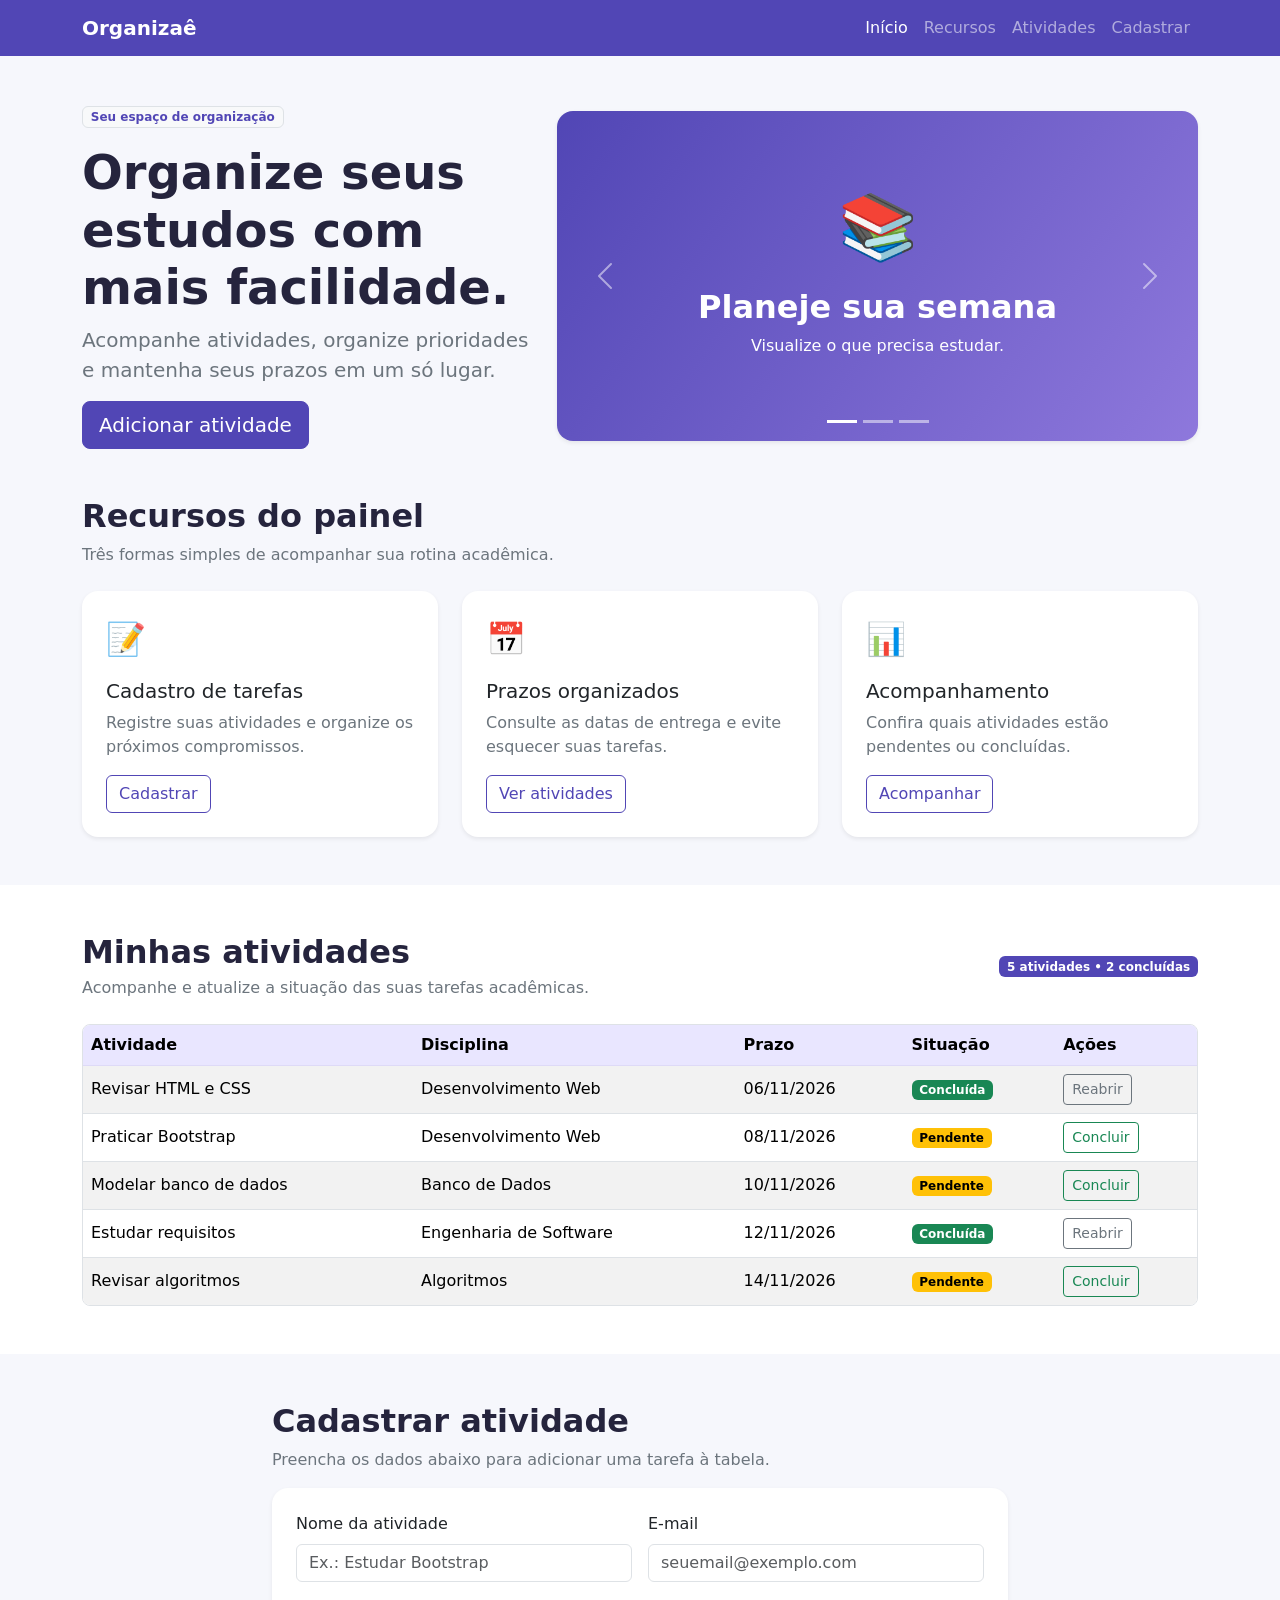
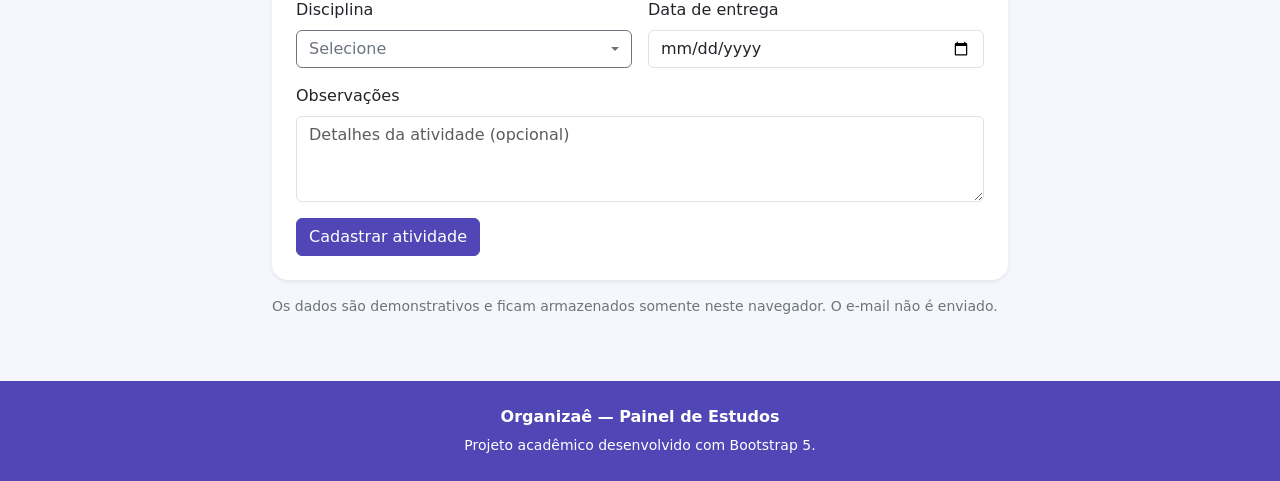
<file: index.html>
<!doctype html>
<html lang="pt-BR">
<head>
    <meta charset="utf-8">
    <meta name="viewport" content="width=device-width, initial-scale=1">

    <meta name="description"
          content="Organizaê: painel acadêmico responsivo feito com Bootstrap 5.">

    <title>Organizaê | Painel de Estudos</title>

    <link
        href="https://cdn.jsdelivr.net/npm/bootstrap@5.3.3/dist/css/bootstrap.min.css"
        rel="stylesheet"
    >

    <link rel="stylesheet" href="estilos.css">
</head>

<body>

    <header>
        <nav class="navbar navbar-expand-lg navbar-dark bg-primary"
             aria-label="Navegação principal">

            <div class="container">
                <a class="navbar-brand fw-bold" href="#inicio">
                    Organizaê
                </a>

                <button
                    class="navbar-toggler"
                    type="button"
                    data-bs-toggle="collapse"
                    data-bs-target="#menuPrincipal"
                    aria-controls="menuPrincipal"
                    aria-expanded="false"
                    aria-label="Abrir menu de navegação"
                >
                    <span class="navbar-toggler-icon"></span>
                </button>

                <div class="collapse navbar-collapse" id="menuPrincipal">
                    <ul class="navbar-nav ms-auto">
                        <li class="nav-item">
                            <a class="nav-link active" href="#inicio">Início</a>
                        </li>
                        <li class="nav-item">
                            <a class="nav-link" href="#recursos">Recursos</a>
                        </li>
                        <li class="nav-item">
                            <a class="nav-link" href="#atividades">Atividades</a>
                        </li>
                        <li class="nav-item">
                            <a class="nav-link" href="#cadastro">Cadastrar</a>
                        </li>
                    </ul>
                </div>
            </div>
        </nav>
    </header>

    <main id="inicio">

        <section class="container py-5" aria-labelledby="tituloPrincipal">
            <div class="row align-items-center g-4">

                <div class="col-lg-5">
                    <span class="badge text-bg-light border text-primary mb-3">
                        Seu espaço de organização
                    </span>

                    <h1 class="display-5 fw-bold" id="tituloPrincipal">
                        Organize seus estudos com mais facilidade.
                    </h1>

                    <p class="lead text-secondary">
                        Acompanhe atividades, organize prioridades e
                        mantenha seus prazos em um só lugar.
                    </p>

                    <a class="btn btn-primary btn-lg" href="#cadastro">
                        Adicionar atividade
                    </a>
                </div>

                <div class="col-lg-7">
                    <div
                        id="carrosselDestaques"
                        class="carousel slide shadow-sm rounded-4 overflow-hidden"
                        aria-label="Destaques do Organizaê"
                    >

                        <div class="carousel-indicators">
                            <button
                                type="button"
                                data-bs-target="#carrosselDestaques"
                                data-bs-slide-to="0"
                                class="active"
                                aria-current="true"
                                aria-label="Slide 1"
                            ></button>

                            <button
                                type="button"
                                data-bs-target="#carrosselDestaques"
                                data-bs-slide-to="1"
                                aria-label="Slide 2"
                            ></button>

                            <button
                                type="button"
                                data-bs-target="#carrosselDestaques"
                                data-bs-slide-to="2"
                                aria-label="Slide 3"
                            ></button>
                        </div>

                        <div class="carousel-inner">

                            <div class="carousel-item active">
                                <div class="painel-destaque destaque-um">
                                    <div class="icone-destaque" aria-hidden="true">📚</div>
                                    <h2>Planeje sua semana</h2>
                                    <p>Visualize o que precisa estudar.</p>
                                </div>
                            </div>

                            <div class="carousel-item">
                                <div class="painel-destaque destaque-dois">
                                    <div class="icone-destaque" aria-hidden="true">🎯</div>
                                    <h2>Defina prioridades</h2>
                                    <p>Concentre-se nas atividades importantes.</p>
                                </div>
                            </div>

                            <div class="carousel-item">
                                <div class="painel-destaque destaque-tres">
                                    <div class="icone-destaque" aria-hidden="true">✅</div>
                                    <h2>Acompanhe suas entregas</h2>
                                    <p>Veja o que já foi concluído.</p>
                                </div>
                            </div>

                        </div>

                        <button
                            class="carousel-control-prev"
                            type="button"
                            data-bs-target="#carrosselDestaques"
                            data-bs-slide="prev"
                        >
                            <span class="carousel-control-prev-icon"
                                  aria-hidden="true"></span>
                            <span class="visually-hidden">Anterior</span>
                        </button>

                        <button
                            class="carousel-control-next"
                            type="button"
                            data-bs-target="#carrosselDestaques"
                            data-bs-slide="next"
                        >
                            <span class="carousel-control-next-icon"
                                  aria-hidden="true"></span>
                            <span class="visually-hidden">Próximo</span>
                        </button>

                    </div>
                </div>

            </div>
        </section>

        <section class="container pb-5"
                 id="recursos"
                 aria-labelledby="tituloRecursos">

            <h2 class="fw-bold mb-2" id="tituloRecursos">
                Recursos do painel
            </h2>

            <p class="text-secondary mb-4">
                Três formas simples de acompanhar sua rotina acadêmica.
            </p>

            <div class="row row-cols-1 row-cols-md-3 g-4">

                <div class="col">
                    <article class="card h-100 border-0 shadow-sm">
                        <div class="card-body p-4">
                            <div class="icone-cartao" aria-hidden="true">📝</div>
                            <h3 class="h5 card-title">Cadastro de tarefas</h3>
                            <p class="card-text text-secondary">
                                Registre suas atividades e organize os próximos compromissos.
                            </p>
                            <a href="#cadastro" class="btn btn-outline-primary">
                                Cadastrar
                            </a>
                        </div>
                    </article>
                </div>

                <div class="col">
                    <article class="card h-100 border-0 shadow-sm">
                        <div class="card-body p-4">
                            <div class="icone-cartao" aria-hidden="true">📅</div>
                            <h3 class="h5 card-title">Prazos organizados</h3>
                            <p class="card-text text-secondary">
                                Consulte as datas de entrega e evite esquecer suas tarefas.
                            </p>
                            <a href="#atividades" class="btn btn-outline-primary">
                                Ver atividades
                            </a>
                        </div>
                    </article>
                </div>

                <div class="col">
                    <article class="card h-100 border-0 shadow-sm">
                        <div class="card-body p-4">
                            <div class="icone-cartao" aria-hidden="true">📊</div>
                            <h3 class="h5 card-title">Acompanhamento</h3>
                            <p class="card-text text-secondary">
                                Confira quais atividades estão pendentes ou concluídas.
                            </p>
                            <a href="#atividades" class="btn btn-outline-primary">
                                Acompanhar
                            </a>
                        </div>
                    </article>
                </div>

            </div>
        </section>

        <section class="bg-white py-5"
                 id="atividades"
                 aria-labelledby="tituloAtividades">

            <div class="container">

                <div class="d-flex flex-wrap justify-content-between align-items-center gap-2 mb-4">
                    <div>
                        <h2 class="fw-bold mb-1" id="tituloAtividades">
                            Minhas atividades
                        </h2>
                        <p class="text-secondary mb-0">
                            Acompanhe e atualize a situação das suas tarefas acadêmicas.
                        </p>
                    </div>

                    <span class="badge text-bg-primary"
                          id="contadorAtividades"
                          aria-live="polite">
                        5 atividades
                    </span>
                </div>

                <div class="table-responsive rounded-3 border">
                    <table class="table table-striped table-hover align-middle mb-0">

                        <caption class="visually-hidden">
                            Lista de atividades com disciplina, prazo, situação e ações
                        </caption>

                        <thead class="table-primary">
                            <tr>
                                <th scope="col">Atividade</th>
                                <th scope="col">Disciplina</th>
                                <th scope="col">Prazo</th>
                                <th scope="col">Situação</th>
                                <th scope="col">Ações</th>
                            </tr>
                        </thead>

                        <tbody id="corpoTabela"></tbody>

                    </table>
                </div>

            </div>
        </section>

        <section class="container py-5"
                 id="cadastro"
                 aria-labelledby="tituloCadastro">

            <div class="row justify-content-center">
                <div class="col-lg-8">

                    <h2 class="fw-bold mb-2" id="tituloCadastro">
                        Cadastrar atividade
                    </h2>

                    <p class="text-secondary">
                        Preencha os dados abaixo para adicionar uma tarefa à tabela.
                    </p>

                    <form
                        id="formAtividade"
                        class="card border-0 shadow-sm p-4 formulario-atividade"
                        novalidate
                    >

                        <div class="row g-3">

                            <div class="col-md-6">
                                <label for="nomeAtividade" class="form-label">
                                    Nome da atividade
                                </label>

                                <input
                                    id="nomeAtividade"
                                    class="form-control"
                                    type="text"
                                    minlength="3"
                                    maxlength="80"
                                    placeholder="Ex.: Estudar Bootstrap"
                                    required
                                >

                                <div class="invalid-feedback">
                                    Informe uma atividade com pelo menos 3 caracteres.
                                </div>
                            </div>

                            <div class="col-md-6">
                                <label for="email" class="form-label">
                                    E-mail
                                </label>

                                <input
                                    id="email"
                                    class="form-control"
                                    type="email"
                                    placeholder="seuemail@exemplo.com"
                                    required
                                >

                                <div class="invalid-feedback">
                                    Informe um e-mail válido.
                                </div>
                            </div>

                            <div class="col-md-6">

                                <label id="rotuloDisciplina" class="form-label">
                                    Disciplina
                                </label>

                                <div class="dropdown w-100">

                                    <button
                                        class="btn btn-outline-secondary dropdown-toggle w-100 text-start d-flex justify-content-between align-items-center"
                                        type="button"
                                        id="botaoDisciplina"
                                        data-bs-toggle="dropdown"
                                        data-bs-display="static"
                                        aria-expanded="false"
                                        aria-labelledby="rotuloDisciplina botaoDisciplina"
                                    >
                                        <span id="textoDisciplina">Selecione</span>
                                    </button>

                                    <ul
                                        class="dropdown-menu w-100"
                                        aria-labelledby="botaoDisciplina"
                                        style="max-height: 220px; overflow-y: auto; min-width: 0; max-width: 100%;"
                                    >
                                        <li>
                                            <button class="dropdown-item text-wrap" type="button" data-disciplina="Desenvolvimento Web">
                                                Desenvolvimento Web
                                            </button>
                                        </li>

                                        <li>
                                            <button class="dropdown-item text-wrap" type="button" data-disciplina="Banco de Dados">
                                                Banco de Dados
                                            </button>
                                        </li>

                                        <li>
                                            <button class="dropdown-item text-wrap" type="button" data-disciplina="Engenharia de Software">
                                                Engenharia de Software
                                            </button>
                                        </li>

                                        <li>
                                            <button class="dropdown-item text-wrap" type="button" data-disciplina="Algoritmos">
                                                Algoritmos
                                            </button>
                                        </li>

                                        <li>
                                            <button class="dropdown-item text-wrap" type="button" data-disciplina="Outras">
                                                Outras
                                            </button>
                                        </li>
                                    </ul>
                                </div>

                                <select
                                    id="disciplina"
                                    name="disciplina"
                                    class="form-select visually-hidden position-absolute"
                                    tabindex="-1"
                                    aria-hidden="true"
                                    required
                                >
                                    <option value="">Selecione</option>
                                    <option>Desenvolvimento Web</option>
                                    <option>Banco de Dados</option>
                                    <option>Engenharia de Software</option>
                                    <option>Algoritmos</option>
                                    <option>Outras</option>
                                </select>

                                <div class="invalid-feedback">
                                    Selecione uma disciplina.
                                </div>

                            </div>

                            <div class="col-md-6">
                                <label for="prazo" class="form-label">
                                    Data de entrega
                                </label>

                                <input
                                    id="prazo"
                                    class="form-control"
                                    type="date"
                                    required
                                >

                                <div class="invalid-feedback">
                                    Informe a data de entrega.
                                </div>
                            </div>

                            <div class="col-12">
                                <label for="observacoes" class="form-label">
                                    Observações
                                </label>

                                <textarea
                                    id="observacoes"
                                    class="form-control"
                                    rows="3"
                                    maxlength="300"
                                    placeholder="Detalhes da atividade (opcional)"
                                ></textarea>
                            </div>

                            <div class="col-12">
                                <button class="btn btn-primary" type="submit">
                                    Cadastrar atividade
                                </button>
                            </div>

                        </div>
                    </form>

                    <p class="small text-secondary mt-3">
                        Os dados são demonstrativos e ficam armazenados somente
                        neste navegador. O e-mail não é enviado.
                    </p>

                </div>
            </div>
        </section>

    </main>

    <footer class="bg-primary text-white py-4">
        <div class="container text-center">
            <p class="mb-1 fw-semibold">
                Organizaê — Painel de Estudos
            </p>
            <small>Projeto acadêmico desenvolvido com Bootstrap 5.</small>
        </div>
    </footer>

    <div
        class="modal fade"
        id="modalConfirmacao"
        tabindex="-1"
        aria-labelledby="tituloModal"
        aria-hidden="true"
    >
        <div class="modal-dialog modal-dialog-centered">
            <div class="modal-content">

                <div class="modal-header">
                    <h2 class="modal-title fs-5" id="tituloModal">
                        Atividade cadastrada!
                    </h2>

                    <button
                        type="button"
                        class="btn-close"
                        data-bs-dismiss="modal"
                        aria-label="Fechar"
                    ></button>
                </div>

                <div class="modal-body">
                    <p class="mb-0" id="mensagemModal">
                        Sua atividade foi adicionada à tabela.
                    </p>
                </div>

                <div class="modal-footer">
                    <button
                        type="button"
                        class="btn btn-outline-secondary"
                        data-bs-dismiss="modal"
                    >
                        Fechar
                    </button>

                    <button
                        type="button"
                        class="btn btn-primary"
                        id="verAtividades"
                        data-bs-dismiss="modal"
                    >
                        Ver atividades
                    </button>
                </div>

            </div>
        </div>
    </div>

    <script src="https://cdn.jsdelivr.net/npm/bootstrap@5.3.3/dist/js/bootstrap.bundle.min.js"></script>

    <script>
        const campoDisciplina = document.getElementById("disciplina");
        const textoDisciplina = document.getElementById("textoDisciplina");
        const formularioAtividade = document.getElementById("formAtividade");

        document.querySelectorAll("[data-disciplina]").forEach(function (opcao) {
            opcao.addEventListener("click", function () {
                campoDisciplina.value = opcao.dataset.disciplina;
                textoDisciplina.textContent = opcao.dataset.disciplina;

                campoDisciplina.dispatchEvent(
                    new Event("change", { bubbles: true })
                );
            });
        });

        formularioAtividade.addEventListener("reset", function () {
            textoDisciplina.textContent = "Selecione";
        });
    </script>

    </script>

    <script src="funcoes.js"></script>

</body>
</html>
</file>
<file: estilos.css>
:root {
    --bs-primary: #5146b5;
    --bs-primary-rgb: 81, 70, 181;
}

body {
    background: #f6f7fc;
    color: #25243d;
}

html {
    scroll-behavior: smooth;
}

.navbar,
footer {
    background-color: #5146b5 !important;
}

.btn-primary {
    background-color: #5146b5;
    border-color: #5146b5;
}

.btn-primary:hover,
.btn-primary:focus {
    background-color: #3f3695;
    border-color: #3f3695;
}

.btn-outline-primary {
    color: #5146b5;
    border-color: #5146b5;
}

.btn-outline-primary:hover {
    background-color: #5146b5;
    border-color: #5146b5;
}

.text-primary {
    color: #5146b5 !important;
}

.table-primary {
    --bs-table-bg: #e9e6ff;
    --bs-table-border-color: #dedaf7;
}

.card {
    border-radius: 1rem;
    transition: transform 0.2s ease;
}

.card:hover {
    transform: translateY(-3px);
}

.icone-cartao {
    font-size: 2rem;
    margin-bottom: 1rem;
}

.painel-destaque {
    min-height: 330px;
    padding: 3.5rem 4rem;
    color: white;
    display: flex;
    flex-direction: column;
    align-items: center;
    justify-content: center;
    text-align: center;
}

.painel-destaque h2 {
    font-weight: 700;
}

.icone-destaque {
    font-size: 4rem;
    margin-bottom: 0.8rem;
}

.destaque-um {
    background: linear-gradient(125deg, #5146b5, #8e78dc);
}

.destaque-dois {
    background: linear-gradient(125deg, #196e83, #42a6a3);
}

.destaque-tres {
    background: linear-gradient(125deg, #7a3c8d, #c477aa);
}

.carousel-indicators {
    margin-bottom: 0.5rem;
}

.formulario-atividade {
    width: 100%;
    min-width: 0;
}

.formulario-atividade select {
    display: block;
    width: 100%;
    max-width: 100%;
    min-width: 0;
    box-sizing: border-box;
}

#disciplina {
    display: block;
    width: 100%;
    max-width: 100%;
    min-width: 0;
    box-sizing: border-box;
}

@media (max-width: 576px) {
    .painel-destaque {
        min-height: 270px;
        padding: 3rem 2.6rem;
    }

    .painel-destaque h2 {
        font-size: 1.35rem;
    }

    .icone-destaque {
        font-size: 3rem;
    }

    .formulario-atividade {
        padding: 15px;
    }

    .formulario-atividade select {
        font-size: 16px;
    }
}

@media (prefers-reduced-motion: reduce) {
    html {
        scroll-behavior: auto;
    }

    .card {
        transition: none;
    }
}

.formulario-atividade .dropdown {
    min-width: 0;
}

.formulario-atividade .dropdown-menu {
    width: 100%;
    max-width: 100%;
    min-width: 0;
}

.formulario-atividade .dropdown-item {
    white-space: normal;
    overflow-wrap: anywhere;
}

.formulario-atividade:has(#disciplina:invalid).was-validated #botaoDisciplina {
    border-color: #dc3545;
}

.formulario-atividade.was-validated #disciplina:invalid~.invalid-feedback {
    display: block;
}
</file>
